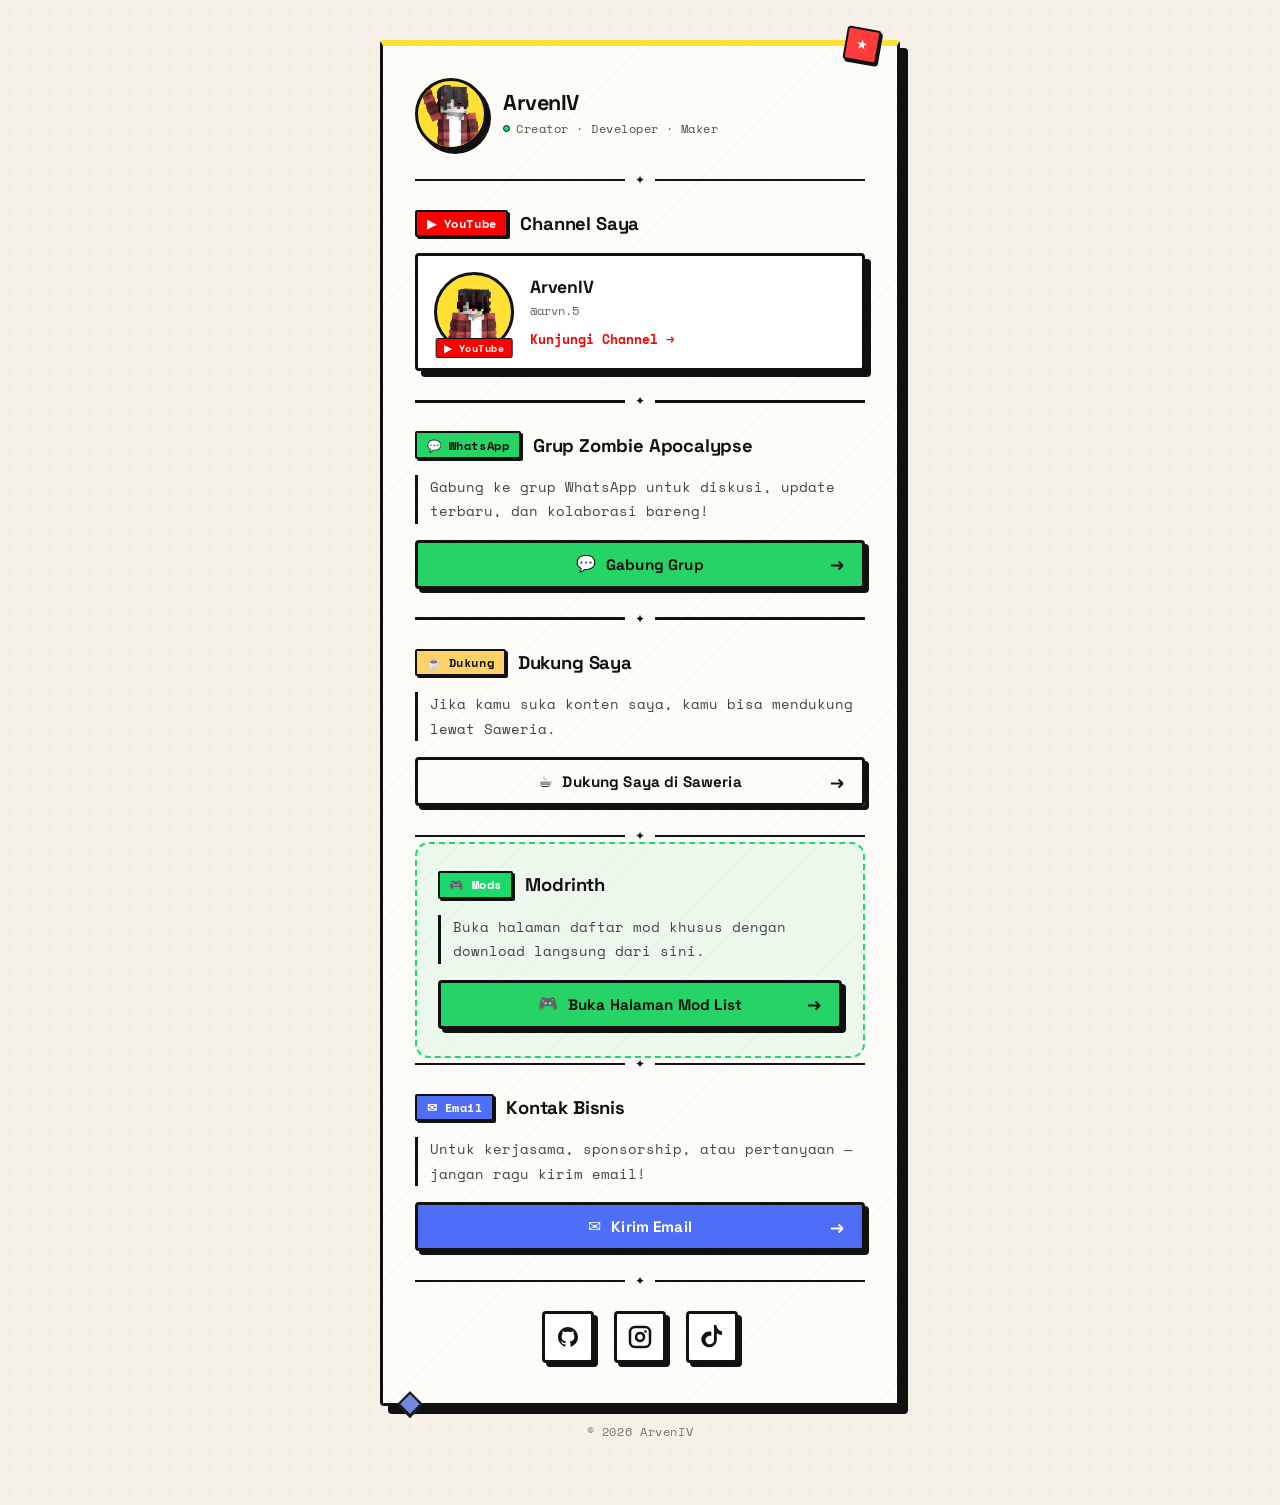
<file: index.html>
<!DOCTYPE html>
<html lang="id">

<head>
  <meta charset="UTF-8" />
  <meta name="viewport" content="width=device-width, initial-scale=1.0" />
  <title>ArvenIV — Links</title>
  <meta name="description" content="Hububgi ArvenIV melalui Channel YouTube, grup WhatsApp, dan kontak bisnis." />

  <!-- Open Graph / Facebook / WhatsApp / Discord -->
  <meta property="og:type" content="website" />
  <meta property="og:url" content="https://mon2708.github.io/landing/" />
  <meta property="og:title" content="ArvenIV — Links" />
  <meta property="og:description" content="Kunjungi Channel YouTube, Grup Zombie Apocalypse WhatsApp, dan Kontak Bisnis ArvenIV." />
  <meta property="og:image" content="https://mon2708.github.io/landing/custom-ava.png" />

  <!-- Twitter -->
  <meta property="twitter:card" content="summary" />
  <meta property="twitter:url" content="https://mon2708.github.io/landing/" />
  <meta property="twitter:title" content="ArvenIV — Links" />
  <meta property="twitter:description" content="Kunjungi Channel YouTube, Grup Zombie Apocalypse WhatsApp, dan Kontak Bisnis ArvenIV." />
  <meta property="twitter:image" content="https://mon2708.github.io/landing/custom-ava.png" />

  <link rel="preconnect" href="https://fonts.googleapis.com" />
  <link rel="preconnect" href="https://fonts.gstatic.com" crossorigin />
  <link
    href="https://fonts.googleapis.com/css2?family=Space+Grotesk:wght@400;500;700&family=Space+Mono:wght@400;700&display=swap"
    rel="stylesheet" />
  <link rel="stylesheet" href="style.css" />
</head>

<body>

  <!-- Musik sekarang dikendalikan via YouTube iframe (lihat widget di pojok) -->

  <!-- ===== CARD UTAMA ===== -->
  <main class="page-wrap">



    <div class="card" id="main-card">

      <!-- Logo + Identity -->
      <div class="identity" id="identity">
        <div class="logo-box" id="logo-box">
          <!--
            Ganti src di bawah dengan path foto profil kamu.
            Contoh: src="foto.jpg" atau src="https://..."
          -->
          <img src="custom-ava.png" alt="Foto profil ArvenIV"
            onerror="this.style.display='none';this.parentElement.setAttribute('data-initials','A')" />
        </div>
        <div class="identity-text">
          <h1 class="site-name" id="site-name">ArvenIV</h1>
          <p class="site-tagline" id="site-tagline">Creator · Developer · Maker</p>
        </div>
      </div>

      <div class="divider"><span>✦</span></div>

      <!-- ===== SECTION 1 — YOUTUBE ===== -->
      <section class="nb-section" id="section-youtube">
        <div class="section-header">
          <span class="section-badge" style="--badge-bg:#FF0000;--badge-fg:#fff;">▶ YouTube</span>
          <h2 class="section-title">Channel Saya</h2>
        </div>

        <!-- Channel Profile Card -->
        <a href="https://www.youtube.com/@arvn.5" target="_blank" rel="noopener" class="yt-profile-card"
          id="yt-profile-card" aria-label="Buka channel YouTube ArvenIV">
          <div class="yt-avatar-wrap">
            <!--
              Ganti src dengan foto profil YouTube kamu.
              Bisa sama dengan profile.jpg di atas.
            -->
            <img src="q.png" alt="Avatar ArvenIV" class="yt-avatar"
              onerror="this.style.display='none';this.parentElement.setAttribute('data-initials','A')" />
            <span class="yt-live-badge">▶ YouTube</span>
          </div>
          <div class="yt-card-info">
            <span class="yt-card-name">ArvenIV</span>
            <span class="yt-card-handle">@arvn.5</span>
            <span class="yt-card-cta">Kunjungi Channel →</span>
          </div>
        </a>

      </section>

      <div class="divider"><span>✦</span></div>

      <!-- ===== SECTION 2 — WHATSAPP GROUP ===== -->
      <section class="nb-section" id="section-whatsapp">
        <div class="section-header">
          <span class="section-badge" style="--badge-bg:#25D366;--badge-fg:#111;">💬 WhatsApp</span>
          <h2 class="section-title">Grup Zombie Apocalypse</h2>
        </div>
        <p class="section-desc">
          Gabung ke grup WhatsApp untuk diskusi, update terbaru, dan kolaborasi bareng!
        </p>
        <a href="https://chat.whatsapp.com/EPJorudAWbICTEknJauBx7?s=cl&p=a&ilr=4" target="_blank" rel="noopener"
          class="nb-btn nb-btn--green" id="btn-whatsapp">
          <span class="nb-btn__icon">💬</span>
          Gabung Grup
        </a>
      </section>

      <div class="divider"><span>✦</span></div>

      <!-- ===== SECTION — SAWERIA ===== -->
      <section class="nb-section" id="section-saweria">
        <div class="section-header">
          <span class="section-badge" style="--badge-bg:#FFD166;--badge-fg:#111;">☕ Dukung</span>
          <h2 class="section-title">Dukung Saya</h2>
        </div>
        <p class="section-desc">Jika kamu suka konten saya, kamu bisa mendukung lewat Saweria.</p>
        <a href="https://saweria.co/mm27" target="_blank" rel="noopener" class="nb-btn nb-btn--yellow" id="btn-saweria">
          <span class="nb-btn__icon">☕</span>
          Dukung Saya di Saweria
        </a>
      </section>

      <div class="divider"><span>✦</span></div>

      <!-- ===== SECTION — MODRINTH ===== -->
      <section class="nb-section highlighted-section" id="section-modrinth">
        <div class="section-header">
          <span class="section-badge" style="--badge-bg:#1bd96a;--badge-fg:#fff;">🎮 Mods</span>
          <h2 class="section-title">Modrinth</h2>
        </div>
        <p class="section-desc">Buka halaman daftar mod khusus dengan download langsung dari sini.</p>
        <a href="mods.html" class="nb-btn nb-btn--green" id="btn-modrinth">
          <span class="nb-btn__icon">🎮</span>
          Buka Halaman Mod List
        </a>
      </section>

      <div class="divider"><span>✦</span></div>

      <!-- ===== SECTION 3 — BUSINESS EMAIL ===== -->
      <section class="nb-section" id="section-email">
        <div class="section-header">
          <span class="section-badge" style="--badge-bg:#4F6EF7;--badge-fg:#fff;">✉ Email</span>
          <h2 class="section-title">Kontak Bisnis</h2>
        </div>
        <p class="section-desc">
          Untuk kerjasama, sponsorship, atau pertanyaan — jangan ragu kirim email!
        </p>
        <a href="mailto:afterlife.digital.id@gmail.com" class="nb-btn nb-btn--blue" id="btn-email">
          <span class="nb-btn__icon">✉</span>
          Kirim Email
        </a>
      </section>

      <div class="divider"><span>✦</span></div>

      <!-- ===== QUICK LINKS ===== -->
      <div class="quick-links" id="quick-links">
        <a href="https://github.com/mon2708" target="_blank" rel="noopener" class="quick-link-btn" style="--btn-hover-bg: var(--yellow);" aria-label="GitHub">
          <svg viewBox="0 0 24 24" fill="currentColor"><path d="M12 2C6.477 2 2 6.477 2 12c0 4.42 2.87 8.17 6.84 9.5.5.08.66-.23.66-.5v-1.69c-2.77.6-3.36-1.34-3.36-1.34-.46-1.16-1.11-1.47-1.11-1.47-.91-.62.07-.6.07-.6 1 .07 1.53 1.03 1.53 1.03.87 1.52 2.34 1.07 2.91.83.09-.65.35-1.09.63-1.34-2.22-.25-4.55-1.11-4.55-4.92 0-1.11.38-2 1.03-2.71-.1-.25-.45-1.29.1-2.64 0 0 .84-.27 2.75 1.02.79-.22 1.65-.33 2.5-.33.85 0 1.71.11 2.5.33 1.91-1.29 2.75-1.02 2.75-1.02.55 1.35.2 2.39.1 2.64.65.71 1.03 1.6 1.03 2.71 0 3.82-2.34 4.66-4.57 4.91.36.31.69.92.69 1.85V21c0 .27.16.59.67.5C19.14 20.16 22 16.42 22 12A10 10 0 0 0 12 2z"/></svg>
        </a>
        <a href="https://instagram.com/akhsarremon27" target="_blank" rel="noopener" class="quick-link-btn" style="--btn-hover-bg: var(--red);" aria-label="Instagram">
          <svg viewBox="0 0 24 24" fill="none" stroke="currentColor" stroke-width="2.5" stroke-linecap="round" stroke-linejoin="round"><rect x="2" y="2" width="20" height="20" rx="5" ry="5"/><path d="M16 11.37A4 4 0 1 1 12.63 8 4 4 0 0 1 16 11.37z"/><line x1="17.5" y1="6.5" x2="17.51" y2="6.5"/></svg>
        </a>
        <a href="https://tiktok.com/@arvn.iv" target="_blank" rel="noopener" class="quick-link-btn" style="--btn-hover-bg: var(--blue);" aria-label="TikTok">
          <svg viewBox="0 0 24 24" fill="currentColor"><path d="M12.525.02c1.31-.02 2.61-.01 3.91-.02.08 1.53.63 3.01 1.62 4.14.99 1.13 2.37 1.86 3.86 2.07v3.89a9.123 9.123 0 01-5.11-1.89v6.52a7.6 7.6 0 01-2.23 5.37c-3.15 3.16-8.49 2.87-11.26-.63A7.545 7.545 0 012.3 10.74c1.69-3.23 5.51-4.87 9.01-3.96V10.8c-2.14-.52-4.41.34-5.36 2.3-.95 1.95-.31 4.38 1.48 5.56 1.79 1.18 4.22.84 5.61-.79.67-.79 1.01-1.82.98-2.85.03-4.99.01-9.98.02-14.97-.01-.01-.01-.02-.02-.03z"/></svg>
        </a>
      </div>

    </div><!-- /card -->

    <footer class="footer" id="footer">
      © 2026 ArvenIV
    </footer>
  </main>

  <!-- music player removed per user request -->

  <script src="app.js"></script>
</body>

</html>
</file>
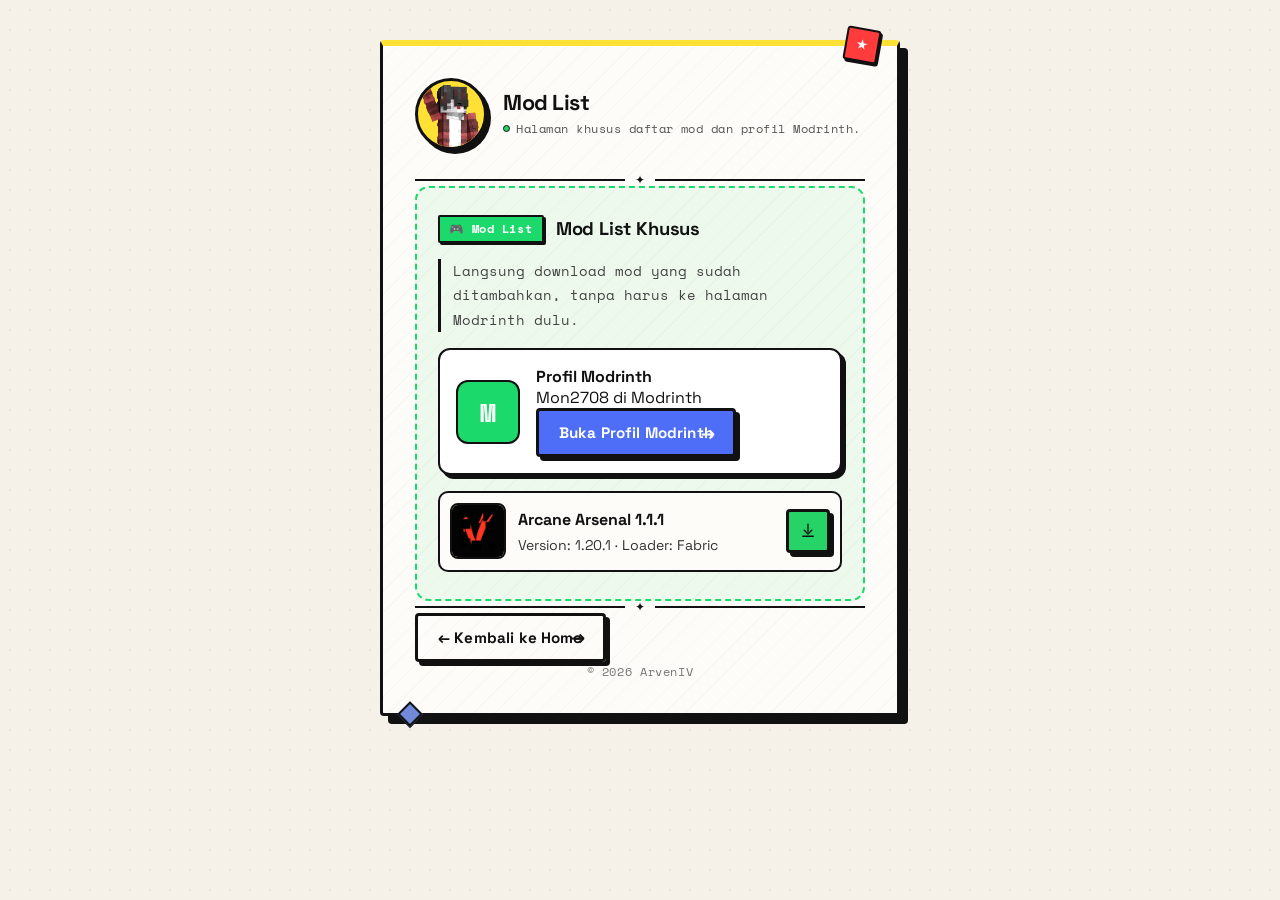
<file: mods.html>
<!DOCTYPE html>
<html lang="id">

<head>
  <meta charset="UTF-8" />
  <meta name="viewport" content="width=device-width, initial-scale=1.0" />
  <title>Mod List — ArvenIV</title>
  <meta name="description" content="Halaman mod list ArvenIV dengan daftar mod dan profil Modrinth." />
  <link rel="preconnect" href="https://fonts.googleapis.com" />
  <link rel="preconnect" href="https://fonts.gstatic.com" crossorigin />
  <link
    href="https://fonts.googleapis.com/css2?family=Space+Grotesk:wght@400;500;700&family=Space+Mono:wght@400;700&display=swap"
    rel="stylesheet" />
  <link rel="stylesheet" href="style.css" />
</head>

<body>
  <main class="page-wrap">
    <div class="card">
      <div class="identity" id="identity">
        <div class="logo-box" id="logo-box">
          <img src="custom-ava.png" alt="Foto profil ArvenIV"
            onerror="this.style.display='none';this.parentElement.setAttribute('data-initials','A')" />
        </div>
        <div class="identity-text">
          <h1 class="site-name">Mod List</h1>
          <p class="site-tagline">Halaman khusus daftar mod dan profil Modrinth.</p>
        </div>
      </div>

      <div class="divider"><span>✦</span></div>

      <section class="nb-section highlighted-section" id="section-mod-list">
        <div class="section-header">
          <span class="section-badge" style="--badge-bg:#1bd96a;--badge-fg:#fff;">🎮 Mod List</span>
          <h2 class="section-title">Mod List Khusus</h2>
        </div>
        <p class="section-desc">Langsung download mod yang sudah ditambahkan, tanpa harus ke halaman Modrinth dulu.</p>

        <div class="mod-profile-card">
          <div class="mod-profile-avatar">M</div>
          <div>
            <strong>Profil Modrinth</strong>
            <p>Mon2708 di Modrinth</p>
            <a href="https://modrinth.com/user/mon2708" target="_blank" rel="noopener" class="nb-btn nb-btn--blue">
              Buka Profil Modrinth
            </a>
          </div>
        </div>

        <div class="mod-list">
          <div class="mod-item">
            <img src="mods/icon/arcane-arsenal.png" alt="Icon Arcane Arsenal" class="mod-item-icon" onerror="this.style.display='none'" />

            <a href="mod-arcane-arsenal.html" class="mod-item-link" aria-label="Lihat informasi Arcane Arsenal">
              <div class="mod-item-info">
                <h3>Arcane Arsenal 1.1.1</h3>
                <p>Version: 1.20.1 · Loader: Fabric</p>
              </div>
            </a>

            <a href="mods/arcane-arsenal-1.1.1.jar" class="mod-download-box nb-btn nb-btn--green" download aria-label="Download Arcane Arsenal" title="Download">
              <svg class="download-icon" width="18" height="18" viewBox="0 0 24 24" fill="none" xmlns="http://www.w3.org/2000/svg" aria-hidden="true">
                <title>Download</title>
                <rect x="3" y="3" width="18" height="18" rx="3" fill="none" stroke="currentColor" stroke-width="0" />
                <path d="M12 3v10" stroke="currentColor" stroke-width="1.8" stroke-linecap="round" stroke-linejoin="round"/>
                <path d="M7 11l5 5 5-5" stroke="currentColor" stroke-width="1.8" stroke-linecap="round" stroke-linejoin="round"/>
                <path d="M5 19h14" stroke="currentColor" stroke-width="1.8" stroke-linecap="round" stroke-linejoin="round"/>
              </svg>
            </a>
          </div>
        </div>
      </section>

      <div class="divider"><span>✦</span></div>
      <a href="index.html" class="nb-btn nb-btn--yellow" style="width:max-content;">← Kembali ke Home</a>

      <footer class="footer" id="footer">
        © 2026 ArvenIV
      </footer>
    </div>
  </main>
</body>

</html>
</file>
<file: style.css>
﻿/* ============================================
   NEOBRUTALISM DESIGN SYSTEM
   ============================================ */
:root {
  --bg: #F5F0E8;
  --bg-card: #FEFCF8;
  --black: #111111;
  --shadow: 4px 4px 0px var(--black);
  --shadow-lg: 6px 6px 0px var(--black);
  --shadow-xl: 8px 8px 0px var(--black);
  --border: 2.5px solid var(--black);
  --border-thick: 3px solid var(--black);
  --radius: 4px;
  --font-sans: 'Space Grotesk', system-ui, sans-serif;
  --font-mono: 'Space Mono', monospace;
  --yellow: #FFE135;
  --red: #FF3B3B;
  --green: #25D366;
  --blue: #7289d9;
  --transition: 0.12s ease;
}

/* ============================================
   RESET & BASE
   ============================================ */
*,
*::before,
*::after {
  box-sizing: border-box;
  margin: 0;
  padding: 0;
}

html {
  scroll-behavior: smooth;
}

body {
  font-family: var(--font-sans);
  background: var(--bg);
  background-image:
    radial-gradient(circle, rgba(0, 0, 0, 0.06) 1px, transparent 1px);
  background-size: 20px 20px;
  min-height: 100vh;
  display: flex;
  align-items: flex-start;
  justify-content: center;
  padding: 2.5rem 1rem 4rem;
  color: var(--black);
}

/* ============================================
   PAGE WRAP
   ============================================ */
.page-wrap {
  width: 100%;
  max-width: 520px;
  display: flex;
  flex-direction: column;
  align-items: center;
  gap: 1rem;
}

/* ============================================
   MAIN CARD
   ============================================ */
.card {
  width: 100%;
  background: var(--bg-card);
  /* Subtle diagonal stripe texture */
  background-image: repeating-linear-gradient(-45deg,
      transparent,
      transparent 14px,
      rgba(0, 0, 0, 0.025) 14px,
      rgba(0, 0, 0, 0.025) 15px);
  border: var(--border-thick);
  border-top: 6px solid var(--yellow);
  /* accent bar kuning di atas */
  border-radius: var(--radius);
  box-shadow: var(--shadow-xl);
  padding: 2rem;
  display: flex;
  flex-direction: column;
  gap: 0;
  position: relative;
  overflow: visible;
}

/* Sticker kecil pojok kanan atas */
.card::before {
  content: '★';
  position: absolute;
  top: -18px;
  right: 18px;
  width: 34px;
  height: 34px;
  background: var(--red);
  color: #fff;
  border: 2.5px solid var(--black);
  border-radius: 3px;
  display: flex;
  align-items: center;
  justify-content: center;
  font-size: 0.85rem;
  line-height: 34px;
  text-align: center;
  transform: rotate(10deg);
  box-shadow: 2px 2px 0 var(--black);
  z-index: 10;
}

/* Diamond kecil pojok kiri bawah */
.card::after {
  content: '';
  position: absolute;
  bottom: -10px;
  left: 18px;
  width: 18px;
  height: 18px;
  background: var(--blue);
  border: 2.5px solid var(--black);
  transform: rotate(45deg);
  box-shadow: 1px 1px 0 var(--black);
  z-index: 10;
}

/* ============================================
   IDENTITY (Logo + Name)
   ============================================ */
.identity {
  display: flex;
  align-items: center;
  gap: 1rem;
  padding-bottom: 1.5rem;
}

.logo-box {
  width: 72px;
  height: 72px;
  flex-shrink: 0;
  border: var(--border-thick);
  border-radius: 50%;
  /* foto profil = bulat */
  overflow: hidden;
  box-shadow: var(--shadow);
  display: flex;
  align-items: center;
  justify-content: center;
  background: var(--yellow);
  transition: transform var(--transition), box-shadow var(--transition);
  position: relative;
}

.logo-box:hover {
  transform: translate(-2px, -2px);
  box-shadow: var(--shadow-lg);
}

.logo-box img {
  width: 100%;
  height: 100%;
  object-fit: cover;
  display: block;
  border-radius: 50%;
}

/* Fallback inisial jika foto tidak ada */
.logo-box[data-initials]::after {
  content: attr(data-initials);
  position: absolute;
  inset: 0;
  display: flex;
  align-items: center;
  justify-content: center;
  font-family: var(--font-sans);
  font-size: 1.6rem;
  font-weight: 700;
  color: var(--black);
  background: var(--yellow);
}

.site-name {
  font-family: var(--font-sans);
  font-size: 1.35rem;
  font-weight: 700;
  letter-spacing: -0.02em;
  line-height: 1.1;
}

.site-tagline {
  font-family: var(--font-mono);
  font-size: 0.75rem;
  color: #555;
  margin-top: 0.3rem;
  letter-spacing: 0.04em;
  display: flex;
  align-items: center;
  gap: 0.4rem;
}

/* Titik hijau status online */
.site-tagline::before {
  content: '';
  display: inline-block;
  width: 7px;
  height: 7px;
  border-radius: 50%;
  background: var(--green);
  border: 1.5px solid var(--black);
  flex-shrink: 0;
}

/* ============================================
   DIVIDER
   ============================================ */
.divider {
  display: flex;
  align-items: center;
  gap: 0.6rem;
  margin: 0;
  color: var(--black);
}

.divider::before,
.divider::after {
  content: '';
  flex: 1;
  height: 2.5px;
  background: var(--black);
}

.divider span {
  font-size: 0.75rem;
  line-height: 1;
  user-select: none;
  flex-shrink: 0;
}

/* ============================================
   SECTION
   ============================================ */
.nb-section {
  padding: 1.5rem 0;
  display: flex;
  flex-direction: column;
  gap: 1rem;
}

.section-header {
  display: flex;
  align-items: center;
  gap: 0.75rem;
  flex-wrap: wrap;
}

.section-badge {
  display: inline-block;
  font-family: var(--font-mono);
  font-size: 0.72rem;
  font-weight: 700;
  letter-spacing: 0.05em;
  padding: 0.2rem 0.6rem;
  border: 2px solid var(--black);
  border-radius: 2px;
  background: var(--badge-bg, #FFE135);
  color: var(--badge-fg, #111);
  box-shadow: 2px 2px 0 var(--black);
  white-space: nowrap;
}

.section-title {
  font-size: 1.15rem;
  font-weight: 700;
  letter-spacing: -0.01em;
}

.section-desc {
  font-size: 0.9rem;
  line-height: 1.7;
  color: #444;
  border-left: 3px solid var(--black);
  padding-left: 0.75rem;
  font-family: var(--font-mono);
}

.markdown-body {
  color: #111111;
  line-height: 1.75;
  font-family: var(--font-sans);
  font-size: 0.95rem;
  padding: 0.75rem 1rem 0;
}

.markdown-body h1,
.markdown-body h2,
.markdown-body h3 {
  margin: 1rem 0 0.4rem;
  color: #111111;
  line-height: 1.2;
}

.markdown-body h1 {
  font-size: 1.4rem;
}

.markdown-body h2 {
  font-size: 1.15rem;
}

.markdown-body h3 {
  font-size: 1rem;
}

.markdown-body p {
  margin: 0.65rem 0 0;
}

.markdown-body strong {
  color: #000000;
}

.markdown-body em {
  color: #333333;
}

.markdown-body ul {
  margin: 0.75rem 0 0 1.2rem;
  padding-left: 1rem;
}

.markdown-body li {
  margin: 0.35rem 0;
  padding-left: 0.25rem;
}

.markdown-body hr {
  border: none;
  border-top: 1px solid rgba(0, 0, 0, 0.14);
  margin: 1.2rem 0;
}

.markdown-body table {
  width: 100%;
  border-collapse: collapse;
  margin: 1rem 0;
  background: rgba(255, 255, 255, 0.05);
}

.markdown-body th,
.markdown-body td {
  border: 1px solid rgba(255, 255, 255, 0.1);
  padding: 0.65rem 0.8rem;
  text-align: left;
}

.markdown-body th {
  background: rgba(255, 255, 255, 0.08);
}

.markdown-body a {
  color: #1bd96a;
  text-decoration: underline;
}

.markdown-body img {
  display: inline-block;
  max-width: 100%;
  border-radius: 0.6rem;
  margin: 0.9rem 0;
}

.nb-section.highlighted-section {
  background: rgba(27, 217, 106, 0.08);
  border: 2px dashed #1bd96a;
  border-radius: 14px;
  padding: 1.7rem 1.3rem;
}

.mod-profile-card {
  display: flex;
  align-items: center;
  gap: 1rem;
  border: 2px solid #111;
  border-radius: 12px;
  padding: 1rem;
  background: #fff;
  box-shadow: var(--shadow);
}

.mod-profile-avatar {
  width: 64px;
  height: 64px;
  border-radius: 12px;
  background: #1bd96a;
  display: grid;
  place-items: center;
  color: #fff;
  font-family: var(--font-mono);
  font-size: 1.6rem;
  font-weight: 700;
  border: 2px solid var(--black);
}

.mod-list {
  display: flex;
  flex-direction: column;
  gap: 1rem;
}

.mod-item {
  display: flex;
  justify-content: space-between;
  align-items: center;
  gap: 1rem;
  padding: 1rem;
  border: 2px dashed #1bd96a;
  border-radius: 12px;
  background: rgba(255,255,255,0.95);
}

.mod-item-link {
  display: flex;
  gap: 1rem;
  text-decoration: none;
  color: inherit;
  flex: 1;
  min-width: 0;
}

.mod-item-icon {
  width: 48px;
  height: 48px;
  border-radius: 14px;
  background: #1bd96a;
  display: grid;
  place-items: center;
  font-size: 1.3rem;
  color: #111;
  border: 2px solid var(--black);
}

.mod-item-icon img {
  width: 100%;
  height: 100%;
  border-radius: inherit;
  object-fit: cover;
  display: block;
}

.mod-item-info {
  min-width: 0;
}

/* Mod list item layout */
.mod-list {
  display: flex;
  flex-direction: column;
  gap: 0.9rem;
}

.mod-item {
  display: flex;
  align-items: center;
  gap: 0.75rem;
  padding: 0.65rem;
  border: 2px solid var(--black);
  border-radius: 10px;
  background: var(--bg-card);
  justify-content: space-between;
}

.mod-item-link {
  display: flex;
  align-items: center;
  gap: 0.75rem;
  text-decoration: none;
  color: inherit;
  flex: 1;
  min-width: 0;
}

.mod-item-icon {
  width: 56px;
  height: 56px;
  border-radius: 8px;
  overflow: hidden;
  display: block;
  object-fit: cover;
}

.mod-download-box {
  position: static;
  transform: none !important;
  width: 44px;
  height: 44px;
  min-width: 44px;
  display: inline-flex;
  align-items: center;
  justify-content: center;
  padding: 0;
  border-radius: 8px;
  font-size: 1.05rem;
  margin-left: 12px;
}

.mod-download-box:hover {
  transform: none !important;
  box-shadow: var(--shadow-lg);
}

/* Prevent parent hover or global button hover from shifting this tiny download box */
.mod-download-box {
  transition: transform 0.12s ease, box-shadow 0.12s ease;
  z-index: 20;
}

.nb-btn.mod-download-box:hover,
.mod-download-box.nb-btn:hover {
  /* keep centered vertically and avoid the global -2px,-2px shift */
  transform: translateY(-50%);
  box-shadow: var(--shadow);
}

.mod-item:hover .mod-download-box {
  /* ensure parent hover doesn't displace the button */
  transform: translateY(-50%);
}

.mod-item-info h3 {
  margin: 0;
  font-size: 1rem;
}

.mod-item-info p {
  margin: 0.35rem 0 0;
  color: #333;
  font-size: 0.88rem;
}

body.page-dark {
  background: #08101e;
  color: #e5ecff;
}

body.page-dark .card {
  background: #111827;
  border-color: #3b82f6;
  border-top-color: #60a5fa;
  box-shadow: 0 8px 0 rgba(0, 0, 0, 0.18);
}

body.page-dark .section-desc {
  color: #cfe2ff;
  border-left-color: #60a5fa;
}

body.page-dark .mod-profile-card,
body.page-dark .mod-item {
  background: #111a27;
  border-color: rgba(96, 165, 250, 0.3);
}

body.page-dark .mod-profile-avatar {
  background: #60a5fa;
}

body.page-dark .nb-btn.nb-btn--blue,
body.page-dark .nb-btn.nb-btn--green,
body.page-dark .nb-btn.nb-btn--yellow {
  color: #111;
}

body.page-dark .section-badge {
  box-shadow: 2px 2px 0 rgba(255, 255, 255, 0.12);
}

body.page-dark .nb-section.highlighted-section {
  background: rgba(96, 165, 250, 0.08);
  border-color: rgba(96, 165, 250, 0.25);
}

body.page-dark .mod-item-icon {
  background: transparent;
  border-color: rgba(255, 255, 255, 0.12);
}

body.page-dark .markdown-body {
  color: #242424;
}

body.page-dark .markdown-body h1,
body.page-dark .markdown-body h2,
body.page-dark .markdown-body h3 {
  color: #494949;
}

body.page-dark .markdown-body p,
body.page-dark .markdown-body li {
  color: #3b3b3b;
}

body.page-dark .markdown-body table {
  width: 100%;
  border-collapse: collapse;
  margin: 1rem 0;
  background: rgba(255, 255, 255, 0.04);
}

body.page-dark .markdown-body th,
body.page-dark .markdown-body td {
  border: 1px solid rgba(255, 255, 255, 0.08);
  padding: 0.65rem 0.8rem;
  text-align: left;
}

body.page-dark .markdown-body th {
  background: rgba(255, 255, 255, 0.08);
  color: #4d4d4d;
}

body.page-dark .markdown-body hr {
  border: none;
  border-top: 1px solid rgba(255, 255, 255, 0.12);
  margin: 1.2rem 0;
}

body.page-dark .markdown-body a {
  color: #303e4e;
}

/* ============================================
   YOUTUBE CHANNEL PROFILE CARD
   ============================================ */
.yt-profile-card {
  display: flex;
  align-items: center;
  gap: 1rem;
  padding: 1rem;
  border: var(--border-thick);
  border-radius: var(--radius);
  background: #fff;
  box-shadow: var(--shadow-lg);
  text-decoration: none;
  color: var(--black);
  transition: transform var(--transition), box-shadow var(--transition);
  cursor: pointer;
}

.yt-profile-card:hover {
  transform: translate(-3px, -3px);
  box-shadow: var(--shadow-xl);
}

.yt-profile-card:active {
  transform: translate(2px, 2px);
  box-shadow: none;
}

.yt-avatar-wrap {
  position: relative;
  flex-shrink: 0;
}

.yt-avatar {
  width: 80px;
  height: 80px;
  border-radius: 50%;
  border: var(--border-thick);
  object-fit: cover;
  display: block;
  background: var(--yellow);
}

.yt-live-badge {
  position: absolute;
  bottom: -6px;
  left: 50%;
  transform: translateX(-50%);
  background: #FF0000;
  color: #fff;
  font-family: var(--font-mono);
  font-size: 0.6rem;
  font-weight: 700;
  letter-spacing: 0.05em;
  padding: 0.15rem 0.45rem;
  border: 1.5px solid var(--black);
  border-radius: 2px;
  white-space: nowrap;
}

.yt-card-info {
  display: flex;
  flex-direction: column;
  gap: 0.2rem;
}

.yt-card-name {
  font-size: 1.1rem;
  font-weight: 700;
  letter-spacing: -0.01em;
}

.yt-card-handle {
  font-family: var(--font-mono);
  font-size: 0.78rem;
  color: #666;
}

.yt-card-cta {
  display: inline-flex;
  align-items: center;
  margin-top: 0.35rem;
  font-size: 0.82rem;
  font-weight: 700;
  color: #FF0000;
  font-family: var(--font-mono);
  transition: letter-spacing var(--transition);
}

.yt-profile-card:hover .yt-card-cta {
  letter-spacing: 0.04em;
}

/* ============================================
   BUTTONS — NEOBRUTALIST
   ============================================ */
.nb-btn {
  display: inline-flex;
  align-items: center;
  gap: 0.6rem;
  padding: 0.75rem 1.25rem;
  font-family: var(--font-sans);
  font-size: 0.95rem;
  font-weight: 700;
  letter-spacing: 0.01em;
  color: var(--black);
  border: var(--border-thick);
  border-radius: var(--radius);
  text-decoration: none;
  cursor: pointer;
  box-shadow: var(--shadow);
  transition:
    transform var(--transition),
    box-shadow var(--transition);
  width: 100%;
  justify-content: center;
  position: relative;
  overflow: hidden;
}

.rn-btn {
  display: inline-flex;
  align-items: right;
  gap: 0.6rem;
  padding: 0.75rem 0.25rem;
  font-family: var(--font-sans);
  font-size: 0.95rem;
  font-weight: 700;
  letter-spacing: 0.01em;
  color: var(--black);
  border: var(--border-thick);
  border-radius: var(--radius);
  text-decoration: none;
  cursor: pointer;
  box-shadow: var(--shadow);
  transition:
    transform var(--transition),
    box-shadow var(--transition);
  width: 100%;
  justify-content: center;
  position: relative;
  overflow: hidden;
}

.nb-btn:hover {
  transform: translate(-2px, -2px);
  box-shadow: var(--shadow-lg);
}

.nb-btn:active {
  transform: translate(2px, 2px);
  box-shadow: none;
}

.nb-btn--red {
  background: #FF3B3B;
  color: #fff;
}

.nb-btn--green {
  background: #25D366;
  color: #111;
}

.nb-btn--blue {
  background: #4F6EF7;
  color: #fff;
}

.nb-btn__icon {
  font-size: 1rem;
  line-height: 1;
  display: flex;
  align-items: center;
}

/* Arrow suffix */
.nb-btn::after {
  content: '→';
  position: absolute;
  right: 1.1rem;
  font-size: 1.1rem;
  transition: transform var(--transition);
}

.nb-btn:hover::after {
  transform: translateX(3px);
}

/* Override for small boxed download button inside mod list */
.nb-btn.mod-download-box,
.mod-download-box.nb-btn {
  width: auto !important;
  padding: 0;
  display: inline-flex !important;
  align-items: center;
  justify-content: center;
  box-shadow: var(--shadow);
}

.nb-btn.mod-download-box::after,
.mod-download-box.nb-btn::after {
  content: none !important;
}

/* download icon sizing */
.download-icon {
  width: 18px;
  height: 18px;
  display: block;
}

/* give the boxed download the same hover effect as normal buttons */
.mod-download-box {
  transition: transform var(--transition), box-shadow var(--transition);
}

.mod-download-box:hover {
  transform: translate(-2px, -2px);
  box-shadow: var(--shadow-lg);
}

/* ============================================
   FOOTER
   ============================================ */
.footer {
  font-family: var(--font-mono);
  font-size: 0.78rem;
  color: #777;
  text-align: center;
  letter-spacing: 0.05em;
}

/* ============================================
   QUICK LINKS (Opsi 2)
   ============================================ */
.quick-links {
  display: flex;
  justify-content: center;
  gap: 1.25rem;
  padding: 1.5rem 0 0.5rem;
  flex-wrap: wrap;
}

.quick-link-btn {
  width: 52px;
  height: 52px;
  border: var(--border-thick);
  border-radius: var(--radius);
  background: #fff;
  display: flex;
  align-items: center;
  justify-content: center;
  color: var(--black);
  text-decoration: none;
  box-shadow: var(--shadow);
  transition: transform var(--transition), box-shadow var(--transition), background-color var(--transition), color var(--transition);
  cursor: pointer;
}

.quick-link-btn svg {
  width: 24px;
  height: 24px;
}

.quick-link-btn:hover {
  transform: translate(-3px, -3px);
  box-shadow: var(--shadow-lg);
  background-color: var(--btn-hover-bg, var(--yellow));
  color: #111;
}

/* Biar ikon tetap kontras ketika hover background merah/biru gelap */
.quick-link-btn[style*="--btn-hover-bg: var(--red)"]:hover,
.quick-link-btn[style*="--btn-hover-bg: var(--blue)"]:hover {
  color: #fff;
}

.quick-link-btn:active {
  transform: translate(2px, 2px);
  box-shadow: none;
}

/* ============================================
   CUSTOM RETRO CURSOR (Opsi 2)
   ============================================ */
body, html {
  cursor: url("data:image/svg+xml;utf8,<svg xmlns='http://www.w3.org/2000/svg' width='28' height='28' viewBox='0 0 24 24' fill='%23FFE135' stroke='%23111' stroke-width='2.5'><path d='M2 2l9 17 3-6 6-3z'/></svg>") 2 2, auto;
}

a, button, select, input, textarea, .quick-link-btn, .yt-profile-card, .nb-btn {
  cursor: url("data:image/svg+xml;utf8,<svg xmlns='http://www.w3.org/2000/svg' width='28' height='28' viewBox='0 0 24 24' fill='%23FF3B3B' stroke='%23111' stroke-width='2.5'><path d='M2 2l9 17 3-6 6-3z'/></svg>") 2 2, pointer;
}



/* music player styles removed */

/* guestbook styles removed */

/* ============================================
   RESPONSIVE
   ============================================ */
@media (max-width: 480px) {
  body {
    padding: 1.25rem 0.75rem 3rem;
  }

  .card {
    padding: 1.5rem;
  }

  .site-name {
    font-size: 1.35rem;
  }

  .yt-preview {
    aspect-ratio: 4/3;
  }
}

/* ============================================
   EASTER EGG: Creeper GIF overlay
   Appears when owner message is detected or logo is clicked
   ============================================ */
.ee-overlay {
  position: fixed;
  inset: 0;
  display: flex;
  align-items: center;
  justify-content: center;
  background: rgba(0,0,0,0); /* start transparent, fade in */
  z-index: 99999;
  pointer-events: none;
  opacity: 0;
  transition: opacity 240ms ease, background-color 240ms ease;
}
.ee-overlay.show {
  opacity: 1;
  background: rgba(0,0,0,0.65);
  pointer-events: auto;
}
.ee-img {
  max-width: 80vw;
  max-height: 80vh;
  transform: scale(2);
  opacity: 1;
  transition: transform 1100ms cubic-bezier(.2,.9,.2,1), opacity 1100ms cubic-bezier(.2,.9,.2,1);
  will-change: transform, opacity;
  filter: drop-shadow(0 12px 24px rgba(0,0,0,0.6));
}
.ee-overlay.show .ee-img {
  transform: scale(0.45);
  opacity: 0;
}
.ee-spinner {
  width: 48px;
  height: 48px;
  border-radius: 50%;
  border: 4px solid rgba(255,255,255,0.12);
  border-top-color: rgba(255,255,255,0.85);
  animation: ee-spin 800ms linear infinite;
  margin: auto;
}
@keyframes ee-spin { to { transform: rotate(360deg); } }
</file>
